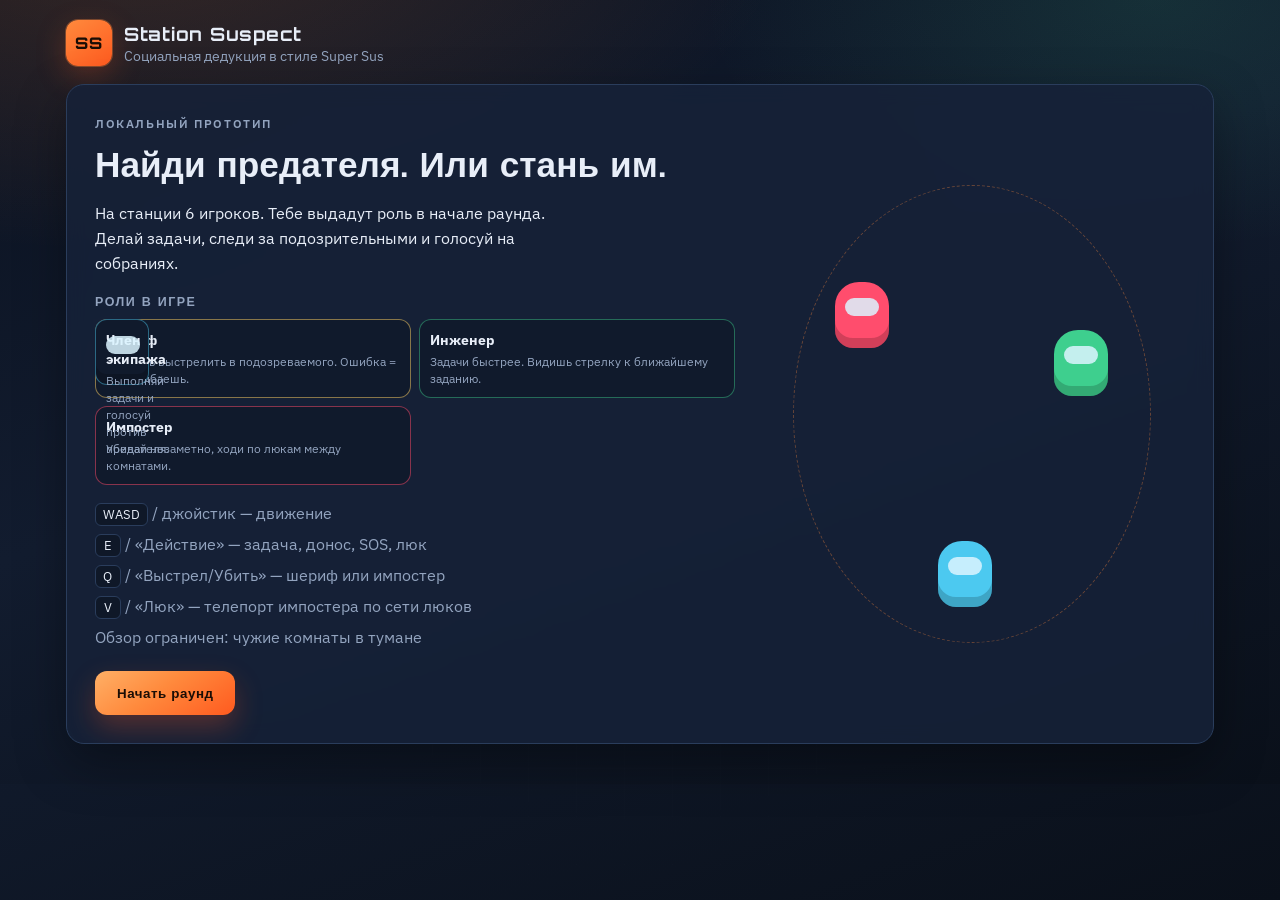
<file: index.html>
<!DOCTYPE html>
<html lang="ru">
<head>
  <meta charset="UTF-8" />
  <meta name="viewport" content="width=device-width, initial-scale=1.0, maximum-scale=1.0, user-scalable=no, viewport-fit=cover" />
  <meta name="apple-mobile-web-app-capable" content="yes" />
  <meta name="mobile-web-app-capable" content="yes" />
  <title>Station Suspect — Super Sus–like</title>
  <link rel="preconnect" href="https://fonts.googleapis.com" />
  <link rel="preconnect" href="https://fonts.gstatic.com" crossorigin />
  <link href="https://fonts.googleapis.com/css2?family=Orbitron:wght@500;700;800&family=IBM+Plex+Sans:wght@400;500;600;700&display=swap" rel="stylesheet" />
  <link rel="stylesheet" href="style.css" />
</head>
<body>
  <div id="app">
    <header class="topbar">
      <div class="brand">
        <span class="brand-mark">SS</span>
        <div>
          <h1>Station Suspect</h1>
          <p>Социальная дедукция в стиле Super Sus</p>
        </div>
      </div>
      <div id="hud" class="hud hidden">
        <button type="button" class="hud-pill role-btn" id="role-pill">Роль</button>
        <div class="hud-pill" id="task-pill">Задачи 0%</div>
        <div class="hud-pill" id="alive-pill">Живы 0</div>
      </div>
    </header>

    <main>
      <section id="menu" class="panel menu">
        <div class="menu-copy">
          <p class="eyebrow">Локальный прототип</p>
          <h2>Найди предателя. Или стань им.</h2>
          <p>
            На станции 6 игроков. Тебе выдадут роль в начале раунда.
            Делай задачи, следи за подозрительными и голосуй на собраниях.
          </p>

          <div class="role-guide">
            <h3>Роли в игре</h3>
            <div class="role-cards">
              <article class="role-card crew">
                <strong>Член экипажа</strong>
                <span>Выполняй задачи и голосуй против предателя.</span>
              </article>
              <article class="role-card sheriff">
                <strong>Шериф</strong>
                <span>Можешь выстрелить в подозреваемого. Ошибка = ты погибаешь.</span>
              </article>
              <article class="role-card engineer">
                <strong>Инженер</strong>
                <span>Задачи быстрее. Видишь стрелку к ближайшему заданию.</span>
              </article>
              <article class="role-card impostor">
                <strong>Импостер</strong>
                <span>Убивай незаметно, ходи по люкам между комнатами.</span>
              </article>
            </div>
          </div>

          <ul class="controls">
            <li><kbd>WASD</kbd> / джойстик — движение</li>
            <li><kbd>E</kbd> / «Действие» — задача, донос, SOS, люк</li>
            <li><kbd>Q</kbd> / «Выстрел/Убить» — шериф или импостер</li>
            <li><kbd>V</kbd> / «Люк» — телепорт импостера по сети люков</li>
            <li>Обзор ограничен: чужие комнаты в тумане</li>
          </ul>
          <button id="start-btn" class="cta">Начать раунд</button>
        </div>
        <div class="menu-visual" aria-hidden="true">
          <div class="orbit"></div>
          <div class="crew crew-a"></div>
          <div class="crew crew-b"></div>
          <div class="crew crew-c"></div>
        </div>
      </section>

      <section id="game-wrap" class="game-wrap hidden">
        <div class="stage">
          <div class="task-meter">
            <span>Прогресс станции</span>
            <div class="bar"><i id="station-bar"></i></div>
            <strong id="station-pct">0%</strong>
          </div>
          <canvas id="game" width="960" height="540"></canvas>
          <div id="touch-controls" class="touch-controls" aria-hidden="true">
            <div id="joystick" class="joystick">
              <div class="joystick-base">
                <div id="joystick-knob" class="joystick-knob"></div>
              </div>
              <span class="touch-label">Ход</span>
            </div>
            <div class="touch-actions">
              <button type="button" id="btn-use" class="touch-btn use">Действие</button>
              <button type="button" id="btn-vent" class="touch-btn vent hidden">Люк</button>
              <button type="button" id="btn-kill" class="touch-btn kill hidden">Убить</button>
            </div>
          </div>
        </div>
        <aside class="sidebar">
          <div class="side-block role-side" id="role-side">
            <h3>Твоя роль</h3>
            <p id="role-side-text">—</p>
          </div>
          <div class="side-block">
            <h3>Задачи</h3>
            <ul id="task-list"></ul>
          </div>
          <div class="side-block">
            <h3>Подсказки</h3>
            <p id="hint">Иди к маркерам задач.</p>
          </div>
          <div class="side-block cooldowns hidden" id="cooldown-block">
            <div class="meter">
              <span id="cd-label">Кулдаун</span>
              <div class="bar"><i id="kill-bar"></i></div>
            </div>
          </div>
        </aside>
      </section>

      <section id="role-reveal" class="overlay hidden">
        <div class="reveal-card" id="reveal-card">
          <p class="eyebrow">Твоя роль</p>
          <div class="reveal-badge" id="reveal-badge">?</div>
          <h2 id="reveal-title">Роль</h2>
          <p id="reveal-team" class="reveal-team"></p>
          <p id="reveal-desc" class="reveal-desc"></p>
          <ul id="reveal-tips" class="reveal-tips"></ul>
          <button id="reveal-ok" class="cta">Понятно, начать</button>
        </div>
      </section>

      <section id="task-modal" class="overlay hidden">
        <div class="task-card">
          <p class="eyebrow" id="task-modal-room">Задача</p>
          <h2 id="task-modal-title">Задание</h2>
          <p id="task-modal-help" class="task-help"></p>
          <div id="task-modal-body" class="task-body"></div>
          <button id="task-cancel" class="ghost-btn">Закрыть</button>
        </div>
      </section>

      <section id="vent-modal" class="overlay hidden">
        <div class="task-card">
          <p class="eyebrow">Сеть люков</p>
          <h2>Куда вылезти?</h2>
          <p class="task-help">Выбери комнату. Другие игроки тебя не увидят во время перехода.</p>
          <div id="vent-grid" class="vote-grid"></div>
          <button id="vent-cancel" class="ghost-btn">Отмена</button>
        </div>
      </section>

      <section id="meeting" class="overlay hidden">
        <div class="meeting-card">
          <p class="eyebrow" id="meeting-reason">Собрание</p>
          <h2>Кто подозрительный?</h2>
          <p id="meeting-timer">Голосование через 8с</p>
          <div id="vote-grid" class="vote-grid"></div>
          <p id="meeting-log" class="meeting-log"></p>
        </div>
      </section>

      <section id="result" class="overlay hidden">
        <div class="result-card">
          <p class="eyebrow" id="result-eyebrow">Конец раунда</p>
          <h2 id="result-title">Победа</h2>
          <p id="result-desc"></p>
          <div id="result-roles" class="result-roles"></div>
          <button id="again-btn" class="cta">Ещё раунд</button>
        </div>
      </section>
    </main>
  </div>
  <script src="game.js"></script>
</body>
</html>
</file>
<file: style.css>
:root {
  --bg-0: #0b1220;
  --bg-1: #121c2f;
  --panel: #162238;
  --line: #2a3d5c;
  --text: #e8eef8;
  --muted: #93a4bf;
  --accent: #ff8a3d;
  --accent-2: #3ecf8e;
  --danger: #ff4d6d;
  --crew: #4cc9f0;
  --shadow: 0 18px 50px rgba(0, 0, 0, 0.35);
  --font-display: "Orbitron", sans-serif;
  --font-body: "IBM Plex Sans", sans-serif;
}

* {
  box-sizing: border-box;
}

html,
body {
  margin: 0;
  min-height: 100%;
  background:
    radial-gradient(1200px 600px at 10% -10%, rgba(255, 138, 61, 0.18), transparent 55%),
    radial-gradient(900px 500px at 90% 0%, rgba(62, 207, 142, 0.12), transparent 50%),
    linear-gradient(160deg, var(--bg-0), var(--bg-1) 45%, #0a101a);
  color: var(--text);
  font-family: var(--font-body);
}

body.playing {
  /* allow scroll so full map is reachable on phones */
  overscroll-behavior-y: contain;
}

body::before {
  content: "";
  position: fixed;
  inset: 0;
  pointer-events: none;
  background-image:
    linear-gradient(rgba(255, 255, 255, 0.03) 1px, transparent 1px),
    linear-gradient(90deg, rgba(255, 255, 255, 0.03) 1px, transparent 1px);
  background-size: 48px 48px;
  mask-image: radial-gradient(circle at center, black 30%, transparent 85%);
  opacity: 0.35;
}

#app {
  max-width: 1180px;
  margin: 0 auto;
  padding: 20px 16px 40px;
}

.topbar {
  display: flex;
  justify-content: space-between;
  align-items: center;
  gap: 16px;
  margin-bottom: 18px;
}

.brand {
  display: flex;
  gap: 12px;
  align-items: center;
}

.brand-mark {
  width: 46px;
  height: 46px;
  border-radius: 12px;
  display: grid;
  place-items: center;
  font-family: var(--font-display);
  font-weight: 800;
  letter-spacing: 0.04em;
  background: linear-gradient(145deg, var(--accent), #ff5a1f);
  color: #1a0d05;
  box-shadow: 0 0 0 1px rgba(255, 138, 61, 0.35), 0 10px 30px rgba(255, 90, 31, 0.25);
}

.brand h1 {
  margin: 0;
  font-family: var(--font-display);
  font-size: 1.15rem;
  letter-spacing: 0.04em;
}

.brand p,
.eyebrow,
.hud-pill,
.side-block p,
.meeting-log,
.controls {
  color: var(--muted);
}

.brand p,
.eyebrow {
  margin: 2px 0 0;
  font-size: 0.85rem;
}

.eyebrow {
  text-transform: uppercase;
  letter-spacing: 0.14em;
  font-size: 0.72rem;
  font-weight: 600;
}

.hud {
  display: flex;
  flex-wrap: wrap;
  gap: 8px;
}

.hud-pill {
  background: rgba(22, 34, 56, 0.9);
  border: 1px solid var(--line);
  border-radius: 999px;
  padding: 8px 12px;
  font-size: 0.82rem;
  font-weight: 600;
}

.hud-pill.impostor {
  color: #ffd0d8;
  border-color: rgba(255, 77, 109, 0.55);
  background: rgba(255, 77, 109, 0.15);
}

.hud-pill.crewmate {
  color: #d7fff0;
  border-color: rgba(62, 207, 142, 0.45);
  background: rgba(62, 207, 142, 0.12);
}

.panel,
.sidebar,
.meeting-card,
.result-card {
  background: rgba(22, 34, 56, 0.88);
  border: 1px solid var(--line);
  border-radius: 18px;
  box-shadow: var(--shadow);
  backdrop-filter: blur(10px);
}

.menu {
  display: grid;
  grid-template-columns: 1.2fr 0.8fr;
  gap: 24px;
  padding: 28px;
  overflow: hidden;
  position: relative;
  min-height: 420px;
}

.menu h2 {
  font-family: var(--font-display);
  font-size: clamp(1.5rem, 3vw, 2.2rem);
  line-height: 1.2;
  margin: 10px 0 12px;
}

.menu-copy p {
  max-width: 46ch;
  line-height: 1.55;
}

.controls {
  list-style: none;
  padding: 0;
  margin: 18px 0 24px;
  display: grid;
  gap: 8px;
}

.controls kbd {
  display: inline-block;
  min-width: 1.6rem;
  padding: 2px 7px;
  border-radius: 6px;
  border: 1px solid var(--line);
  background: #0f1828;
  color: var(--text);
  font-family: var(--font-body);
  font-size: 0.82rem;
  text-align: center;
}

.cta {
  appearance: none;
  border: 0;
  cursor: pointer;
  font-family: var(--font-display);
  font-weight: 700;
  letter-spacing: 0.04em;
  color: #1a0d05;
  background: linear-gradient(145deg, #ffb066, var(--accent) 45%, #ff5a1f);
  padding: 14px 22px;
  border-radius: 12px;
  box-shadow: 0 12px 28px rgba(255, 90, 31, 0.28);
  transition: transform 0.18s ease, filter 0.18s ease;
}

.cta:hover {
  transform: translateY(-2px);
  filter: brightness(1.05);
}

.cta:active {
  transform: translateY(0);
}

.menu-visual {
  position: relative;
  min-height: 280px;
}

.orbit {
  position: absolute;
  inset: 12% 8%;
  border-radius: 50%;
  border: 1px dashed rgba(255, 138, 61, 0.35);
  animation: spin 18s linear infinite;
}

.crew {
  position: absolute;
  width: 54px;
  height: 66px;
  border-radius: 24px 24px 18px 18px;
  box-shadow: inset 0 -10px 0 rgba(0, 0, 0, 0.18);
}

.crew::after {
  content: "";
  position: absolute;
  left: 10px;
  top: 16px;
  width: 34px;
  height: 18px;
  border-radius: 12px;
  background: rgba(220, 245, 255, 0.85);
}

.crew-a {
  background: #ff4d6d;
  left: 18%;
  top: 28%;
  animation: bob 2.4s ease-in-out infinite;
}

.crew-b {
  background: #3ecf8e;
  right: 18%;
  top: 36%;
  animation: bob 2.8s ease-in-out infinite 0.3s;
}

.crew-c {
  background: #4cc9f0;
  left: 42%;
  bottom: 18%;
  animation: bob 2.2s ease-in-out infinite 0.5s;
}

@keyframes bob {
  0%,
  100% {
    transform: translateY(0);
  }
  50% {
    transform: translateY(-10px);
  }
}

@keyframes spin {
  to {
    transform: rotate(360deg);
  }
}

.game-wrap {
  display: grid;
  grid-template-columns: 1fr 240px;
  gap: 14px;
}

.stage {
  position: relative;
  min-width: 0;
  display: flex;
  flex-direction: column;
  gap: 10px;
}

#game {
  width: 100%;
  height: auto;
  border-radius: 18px;
  border: 1px solid var(--line);
  background: #0a1424;
  display: block;
  box-shadow: var(--shadow);
  touch-action: manipulation;
}

.sidebar {
  padding: 14px;
  display: flex;
  flex-direction: column;
  gap: 14px;
}

.side-block h3 {
  margin: 0 0 8px;
  font-size: 0.78rem;
  text-transform: uppercase;
  letter-spacing: 0.12em;
  color: var(--muted);
  font-family: var(--font-display);
}

#task-list {
  list-style: none;
  margin: 0;
  padding: 0;
  display: grid;
  gap: 8px;
}

#task-list li {
  font-size: 0.9rem;
  padding: 8px 10px;
  border-radius: 10px;
  background: #101a2c;
  border: 1px solid var(--line);
}

#task-list li.done {
  opacity: 0.55;
  text-decoration: line-through;
}

.meter {
  display: grid;
  gap: 6px;
  font-size: 0.82rem;
  color: var(--muted);
}

.bar {
  height: 8px;
  border-radius: 999px;
  background: #0d1626;
  overflow: hidden;
  border: 1px solid var(--line);
}

.bar i {
  display: block;
  height: 100%;
  width: 100%;
  background: linear-gradient(90deg, var(--danger), #ff8a3d);
  transform-origin: left center;
  transition: transform 0.1s linear;
}

.overlay {
  position: fixed;
  inset: 0;
  display: grid;
  place-items: center;
  background: rgba(5, 8, 14, 0.72);
  backdrop-filter: blur(6px);
  z-index: 20;
  padding: 16px;
  animation: fadeIn 0.25s ease;
}

.meeting-card,
.result-card {
  width: min(720px, 100%);
  padding: 24px;
  text-align: center;
}

.meeting-card h2,
.result-card h2 {
  font-family: var(--font-display);
  margin: 8px 0 10px;
}

.vote-grid {
  display: grid;
  grid-template-columns: repeat(auto-fit, minmax(140px, 1fr));
  gap: 10px;
  margin: 18px 0;
}

.vote-btn {
  appearance: none;
  border: 1px solid var(--line);
  background: #101a2c;
  color: var(--text);
  border-radius: 12px;
  padding: 14px 10px;
  cursor: pointer;
  font-family: var(--font-body);
  font-weight: 600;
  transition: border-color 0.15s ease, transform 0.15s ease;
}

.vote-btn:hover:not(:disabled) {
  border-color: var(--accent);
  transform: translateY(-1px);
}

.vote-btn:disabled {
  opacity: 0.45;
  cursor: default;
}

.vote-btn .swatch {
  width: 18px;
  height: 18px;
  border-radius: 50%;
  display: inline-block;
  vertical-align: middle;
  margin-right: 8px;
  box-shadow: inset 0 -3px 0 rgba(0, 0, 0, 0.2);
}

.meeting-log {
  min-height: 1.4em;
}

.role-guide {
  margin: 18px 0 8px;
}

.role-guide h3 {
  margin: 0 0 10px;
  font-family: var(--font-display);
  font-size: 0.78rem;
  letter-spacing: 0.12em;
  text-transform: uppercase;
  color: var(--muted);
}

.role-cards {
  display: grid;
  grid-template-columns: 1fr 1fr;
  gap: 8px;
}

.role-card {
  border: 1px solid var(--line);
  border-radius: 12px;
  padding: 10px;
  background: #101a2c;
  display: grid;
  gap: 4px;
}

.role-card strong {
  font-size: 0.9rem;
}

.role-card span {
  color: var(--muted);
  font-size: 0.78rem;
  line-height: 1.35;
}

.role-card.crew {
  border-color: rgba(76, 201, 240, 0.45);
}
.role-card.sheriff {
  border-color: rgba(255, 209, 102, 0.5);
}
.role-card.engineer {
  border-color: rgba(62, 207, 142, 0.45);
}
.role-card.impostor {
  border-color: rgba(255, 77, 109, 0.5);
}

.hud-pill.role-btn {
  cursor: pointer;
  font: inherit;
  color: inherit;
}

.task-meter {
  display: flex;
  align-items: center;
  gap: 10px;
  padding: 8px 12px;
  border-radius: 12px;
  border: 1px solid var(--line);
  background: rgba(16, 26, 44, 0.92);
  font-size: 0.82rem;
  color: var(--muted);
}

.task-meter .bar {
  flex: 1;
  height: 10px;
  border-radius: 999px;
  background: #0d1626;
  overflow: hidden;
  border: 1px solid var(--line);
}

.task-meter .bar i {
  display: block;
  height: 100%;
  width: 100%;
  background: linear-gradient(90deg, #3ecf8e, #ffd166);
  transform: scaleX(0);
  transform-origin: left center;
  transition: transform 0.2s ease;
}

.task-meter strong {
  color: var(--text);
  min-width: 3ch;
  text-align: right;
}

.reveal-card,
.task-card {
  width: min(520px, 100%);
  padding: 26px 22px;
  text-align: center;
  background: rgba(22, 34, 56, 0.95);
  border: 1px solid var(--line);
  border-radius: 18px;
  box-shadow: var(--shadow);
}

.reveal-card.crew {
  border-color: rgba(76, 201, 240, 0.55);
}
.reveal-card.sheriff {
  border-color: rgba(255, 209, 102, 0.6);
}
.reveal-card.engineer {
  border-color: rgba(62, 207, 142, 0.55);
}
.reveal-card.impostor {
  border-color: rgba(255, 77, 109, 0.65);
}

.reveal-badge {
  width: 84px;
  height: 84px;
  margin: 10px auto;
  border-radius: 22px;
  display: grid;
  place-items: center;
  font-family: var(--font-display);
  font-size: 1.6rem;
  font-weight: 800;
  color: #0b1220;
}

.reveal-card.crew .reveal-badge {
  background: linear-gradient(145deg, #7ad7f5, #4cc9f0);
}
.reveal-card.sheriff .reveal-badge {
  background: linear-gradient(145deg, #ffe08a, #ffd166);
}
.reveal-card.engineer .reveal-badge {
  background: linear-gradient(145deg, #7be7b4, #3ecf8e);
}
.reveal-card.impostor .reveal-badge {
  background: linear-gradient(145deg, #ff8aa0, #ff4d6d);
  color: #1a0d05;
}

.reveal-card h2,
.task-card h2 {
  font-family: var(--font-display);
  margin: 6px 0 8px;
}

.reveal-team {
  font-weight: 700;
  margin: 0 0 8px;
}

.reveal-desc,
.task-help {
  color: var(--muted);
  line-height: 1.5;
  margin: 0 0 12px;
}

.reveal-tips {
  list-style: none;
  padding: 0;
  margin: 0 0 18px;
  display: grid;
  gap: 6px;
  text-align: left;
}

.reveal-tips li {
  background: #101a2c;
  border: 1px solid var(--line);
  border-radius: 10px;
  padding: 8px 10px;
  font-size: 0.88rem;
}

.ghost-btn {
  appearance: none;
  border: 1px solid var(--line);
  background: transparent;
  color: var(--muted);
  border-radius: 10px;
  padding: 10px 14px;
  cursor: pointer;
  font-family: var(--font-body);
}

.task-body {
  min-height: 120px;
  margin-bottom: 14px;
}

.wire-grid {
  display: grid;
  grid-template-columns: 1fr 1fr;
  gap: 10px;
  text-align: left;
}

.wire-side {
  display: grid;
  gap: 8px;
}

.wire-btn {
  appearance: none;
  border: 2px solid transparent;
  border-radius: 10px;
  padding: 12px;
  color: #0b1220;
  font-weight: 700;
  cursor: pointer;
}

.wire-btn.selected {
  outline: 2px solid #fff;
}

.tap-pad {
  display: grid;
  gap: 10px;
}

.tap-pad button,
.seq-pad button {
  appearance: none;
  border: 0;
  border-radius: 12px;
  padding: 16px;
  font-family: var(--font-display);
  font-weight: 700;
  cursor: pointer;
  background: linear-gradient(145deg, #ffb066, var(--accent));
  color: #1a0d05;
}

.seq-pad {
  display: grid;
  grid-template-columns: repeat(3, 1fr);
  gap: 8px;
}

.seq-pad button {
  background: #101a2c;
  color: var(--text);
  border: 1px solid var(--line);
}

.seq-pad button.lit {
  background: #3ecf8e;
  color: #0b1220;
}

.progress-task {
  height: 16px;
  border-radius: 999px;
  background: #0d1626;
  border: 1px solid var(--line);
  overflow: hidden;
}

.progress-task i {
  display: block;
  height: 100%;
  width: 0%;
  background: linear-gradient(90deg, #4cc9f0, #3ecf8e);
}

.result-roles {
  display: grid;
  gap: 6px;
  margin: 14px 0 18px;
  text-align: left;
}

.result-roles div {
  display: flex;
  justify-content: space-between;
  gap: 8px;
  padding: 8px 10px;
  border-radius: 10px;
  background: #101a2c;
  border: 1px solid var(--line);
  font-size: 0.88rem;
}

.role-side p {
  margin: 0;
  line-height: 1.4;
}

@media (max-width: 860px) {
  .role-cards {
    grid-template-columns: 1fr;
  }

  .sidebar .role-side {
    grid-column: 1 / -1;
  }
}

.hidden {
  display: none !important;
}

.touch-controls {
  display: none;
  align-items: center;
  justify-content: space-between;
  gap: 12px;
  padding: 10px 12px;
  border-radius: 16px;
  border: 1px solid var(--line);
  background: rgba(16, 26, 44, 0.95);
  box-shadow: var(--shadow);
}

.touch-controls.active {
  display: flex;
}

.joystick {
  width: 110px;
  height: 110px;
  flex-shrink: 0;
  touch-action: none;
  display: flex;
  flex-direction: column;
  align-items: center;
  gap: 4px;
}

.touch-label {
  font-size: 0.7rem;
  color: var(--muted);
  text-transform: uppercase;
  letter-spacing: 0.08em;
  font-weight: 600;
}

.joystick-base {
  width: 96px;
  height: 96px;
  border-radius: 50%;
  background: #0d1626;
  border: 2px solid rgba(255, 255, 255, 0.22);
  position: relative;
}

.joystick-knob {
  position: absolute;
  left: 50%;
  top: 50%;
  width: 44px;
  height: 44px;
  margin: -22px 0 0 -22px;
  border-radius: 50%;
  background: rgba(255, 138, 61, 0.9);
  border: 2px solid rgba(255, 255, 255, 0.35);
  box-shadow: 0 8px 18px rgba(0, 0, 0, 0.35);
}

.touch-actions {
  display: flex;
  flex-direction: row;
  gap: 12px;
  margin-left: auto;
}

.touch-btn {
  appearance: none;
  width: 76px;
  height: 76px;
  border-radius: 50%;
  border: 2px solid rgba(255, 255, 255, 0.28);
  color: #fff;
  font-family: var(--font-display);
  font-size: 0.68rem;
  font-weight: 700;
  letter-spacing: 0.04em;
  text-transform: uppercase;
  background: rgba(62, 207, 142, 0.85);
  box-shadow: 0 10px 24px rgba(0, 0, 0, 0.35);
  touch-action: manipulation;
  user-select: none;
  -webkit-user-select: none;
}

.touch-btn:active,
.touch-btn.pressed {
  transform: scale(0.94);
  filter: brightness(1.08);
}

.touch-btn.kill {
  background: rgba(255, 77, 109, 0.88);
}

.touch-btn.vent {
  background: rgba(155, 93, 229, 0.88);
}

.touch-btn:disabled {
  opacity: 0.35;
}

@keyframes fadeIn {
  from {
    opacity: 0;
  }
  to {
    opacity: 1;
  }
}

@media (max-width: 860px) {
  #app {
    padding: 10px 10px 28px;
  }

  .menu,
  .game-wrap {
    grid-template-columns: 1fr;
  }

  .topbar {
    flex-direction: column;
    align-items: flex-start;
    gap: 10px;
    margin-bottom: 10px;
  }

  .brand h1 {
    font-size: 1rem;
  }

  .brand p {
    display: none;
  }

  .menu {
    padding: 18px;
    min-height: 0;
  }

  .menu-visual {
    display: none;
  }

  .hud {
    width: 100%;
  }

  .hud-pill {
    padding: 6px 10px;
    font-size: 0.75rem;
  }

  #game {
    border-radius: 14px;
    width: 100%;
    height: auto;
    max-height: none;
  }

  .sidebar {
    display: grid;
    grid-template-columns: 1fr 1fr;
    gap: 10px;
    padding: 10px;
  }

  .sidebar .cooldowns {
    grid-column: 1 / -1;
  }

  .side-block h3 {
    margin-bottom: 6px;
  }

  #task-list li {
    font-size: 0.8rem;
    padding: 6px 8px;
  }

  .meeting-card,
  .result-card {
    padding: 18px 14px;
    max-height: 90vh;
    overflow: auto;
  }

  .vote-grid {
    grid-template-columns: 1fr 1fr;
  }

  .touch-controls.active {
    display: flex;
    position: sticky;
    bottom: 8px;
    z-index: 6;
  }
}

@media (orientation: landscape) and (max-height: 520px) {
  #app {
    padding: 8px 10px 20px;
  }

  .topbar {
    margin-bottom: 6px;
  }

  .brand-mark {
    width: 36px;
    height: 36px;
    font-size: 0.8rem;
  }

  #game {
    /* keep full map visible; user can scroll if needed */
    width: 100%;
    height: auto;
  }

  .joystick {
    width: 92px;
    height: auto;
  }

  .joystick-base {
    width: 78px;
    height: 78px;
  }

  .joystick-knob {
    width: 36px;
    height: 36px;
    margin: -18px 0 0 -18px;
  }

  .touch-btn {
    width: 64px;
    height: 64px;
    font-size: 0.62rem;
  }

  .sidebar {
    grid-template-columns: 1fr 1fr 1fr;
  }
}

@media (pointer: coarse) {
  .touch-controls.active {
    display: flex;
  }
}

@media (min-width: 861px) and (pointer: fine) {
  .touch-controls {
    display: none !important;
  }
}
</file>
